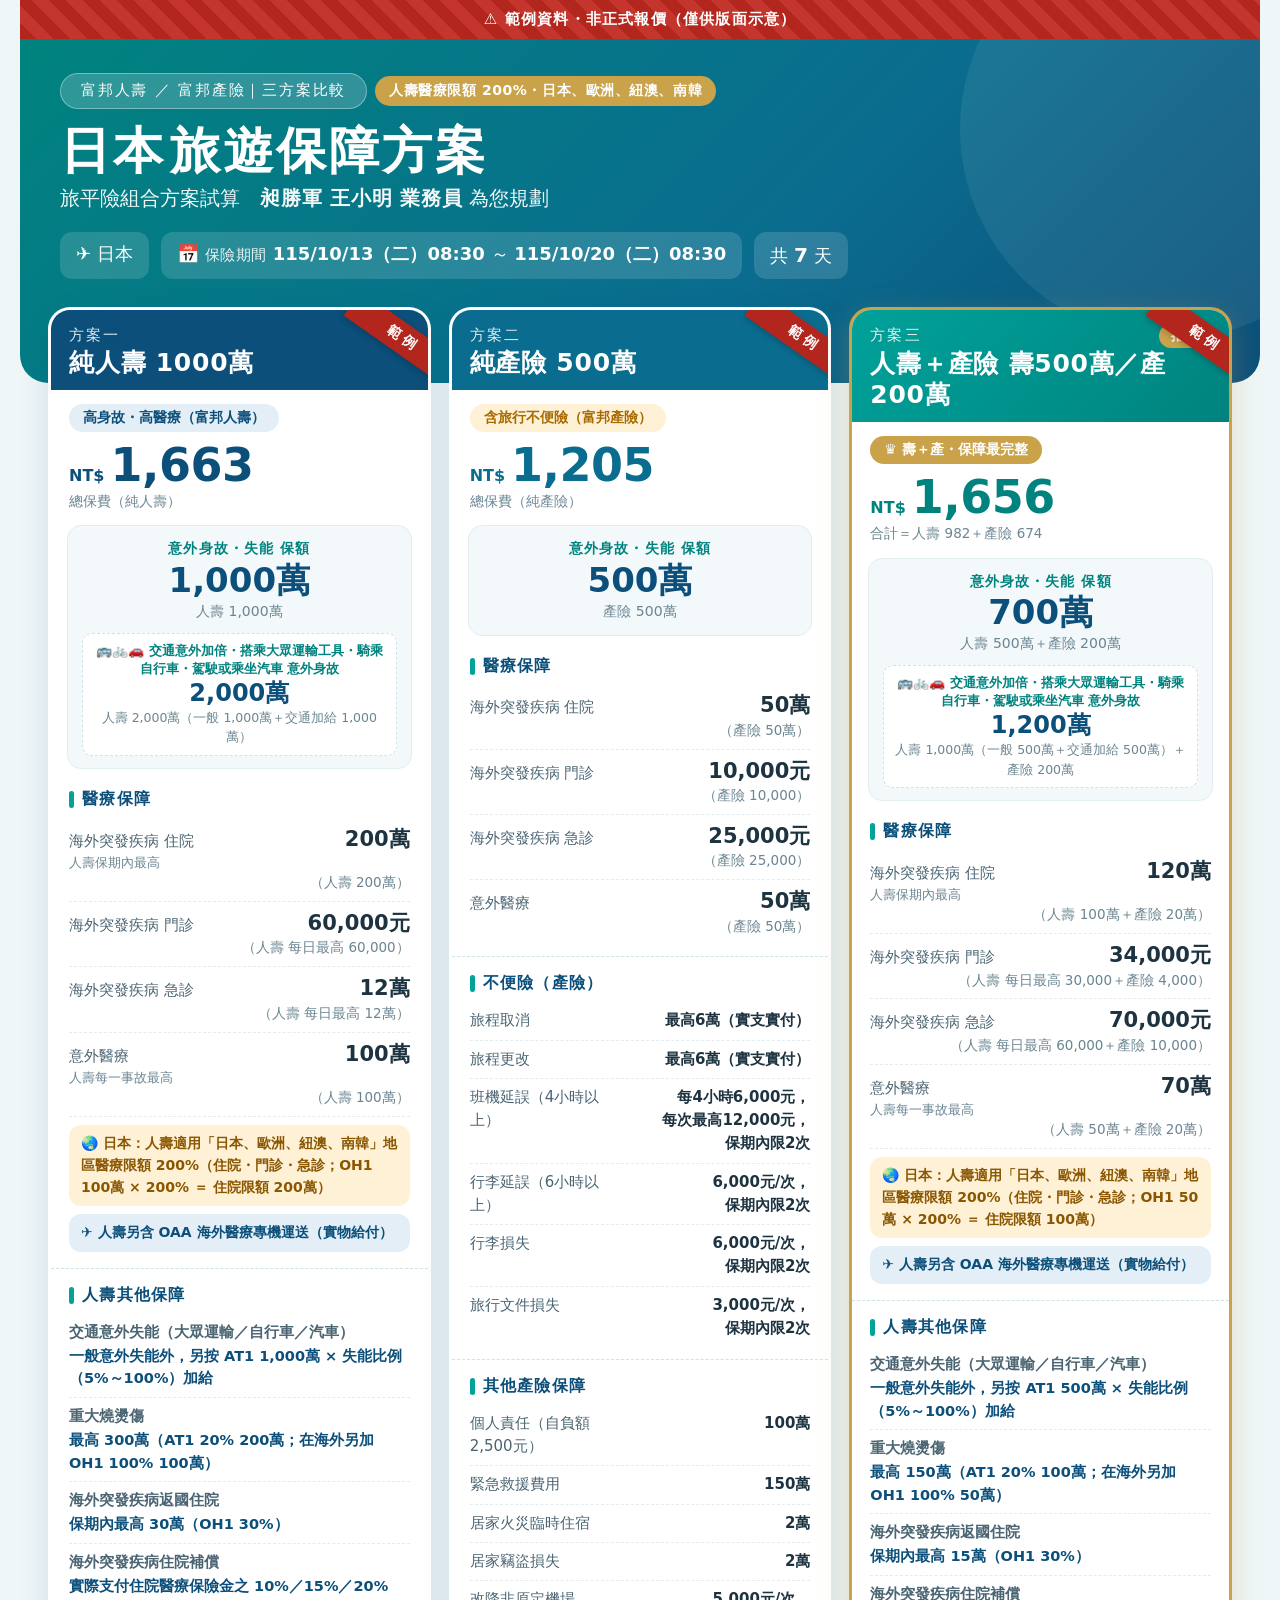
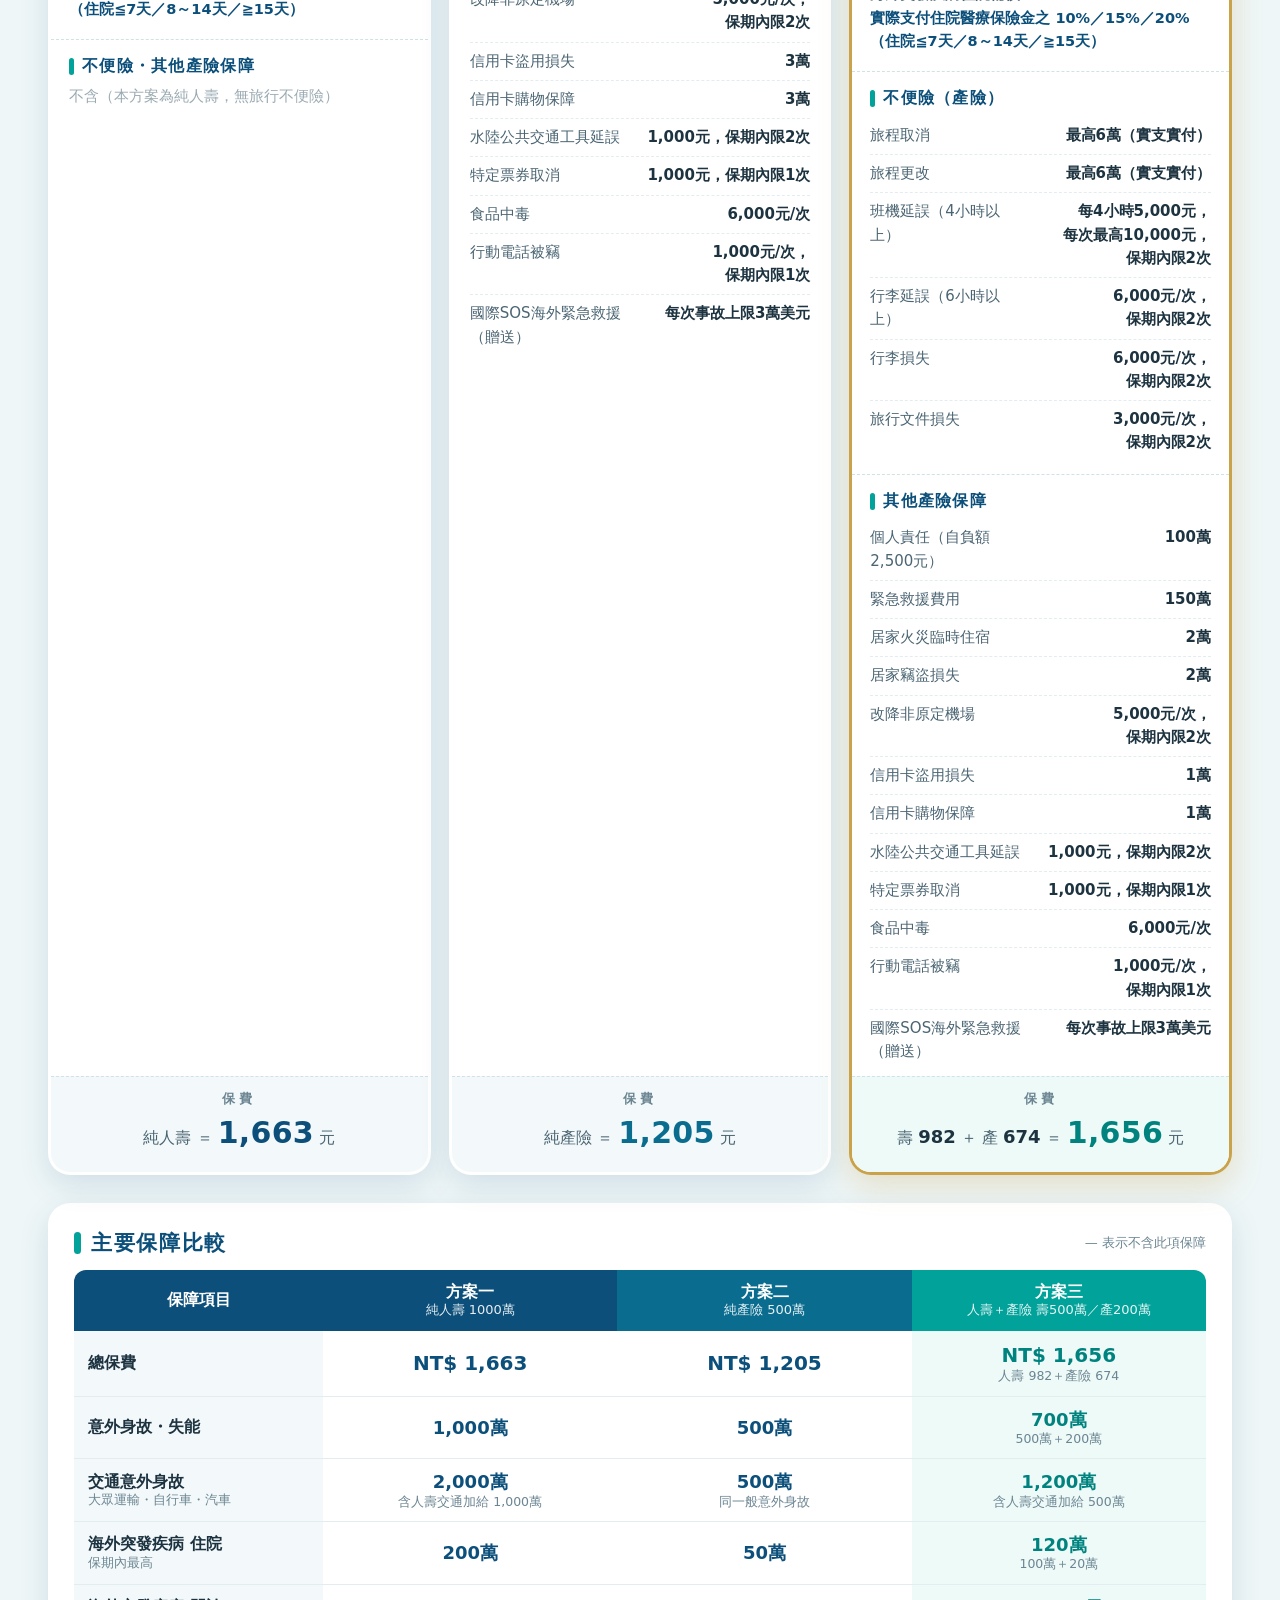
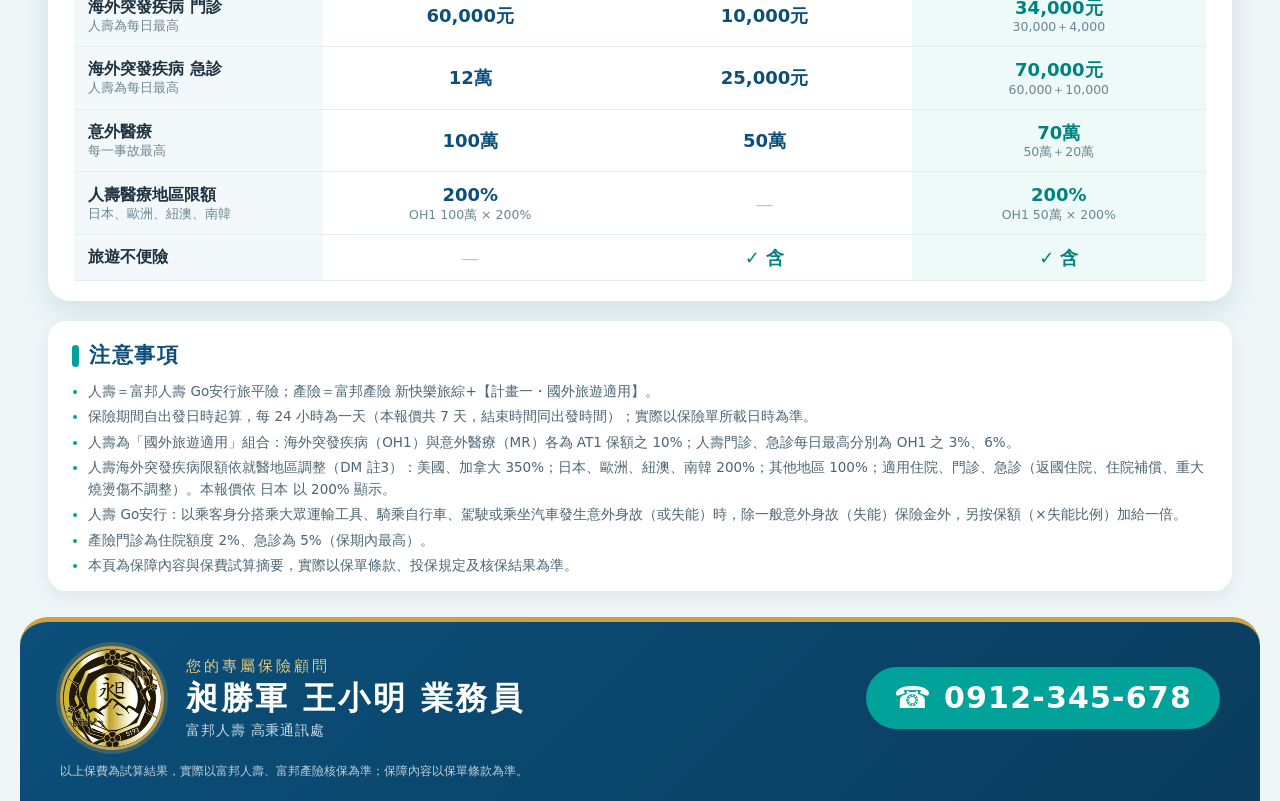
<file: index.html>
<!doctype html>
<html lang="zh-Hant-TW">
<head>
<meta charset="utf-8">
<meta name="viewport" content="width=device-width, initial-scale=1, viewport-fit=cover">
<meta name="robots" content="noindex, nofollow">
<meta http-equiv="Cache-Control" content="no-cache, no-store, must-revalidate">
<meta http-equiv="Pragma" content="no-cache">
<meta http-equiv="Expires" content="0">
<meta name="format-detection" content="telephone=no">
<meta name="theme-color" content="#0a6d8f">
<title>旅平險 三方案報價｜昶勝軍</title>
<link rel="icon" type="image/png" href="img/favicon.png?v=20261009fr11">
<link rel="apple-touch-icon" href="img/apple-touch-icon.png?v=20261009fr11">
<link rel="stylesheet" href="css/style.css?v=20261009fr11">
</head>
<body>
<div id="app" class="app" aria-live="polite">
  <div class="loading">報價載入中…</div>
</div>
<noscript><p class="noscript">請開啟 JavaScript 以檢視報價內容。</p></noscript>
<script src="js/vendor/pako.min.js?v=20261009fr11"></script>
<script src="js/common.js?v=20261009fr11"></script>
<script src="js/sample-data.js?v=20261009fr11"></script>
<script src="js/view.js?v=20261009fr11"></script>
</body>
</html>
</file>
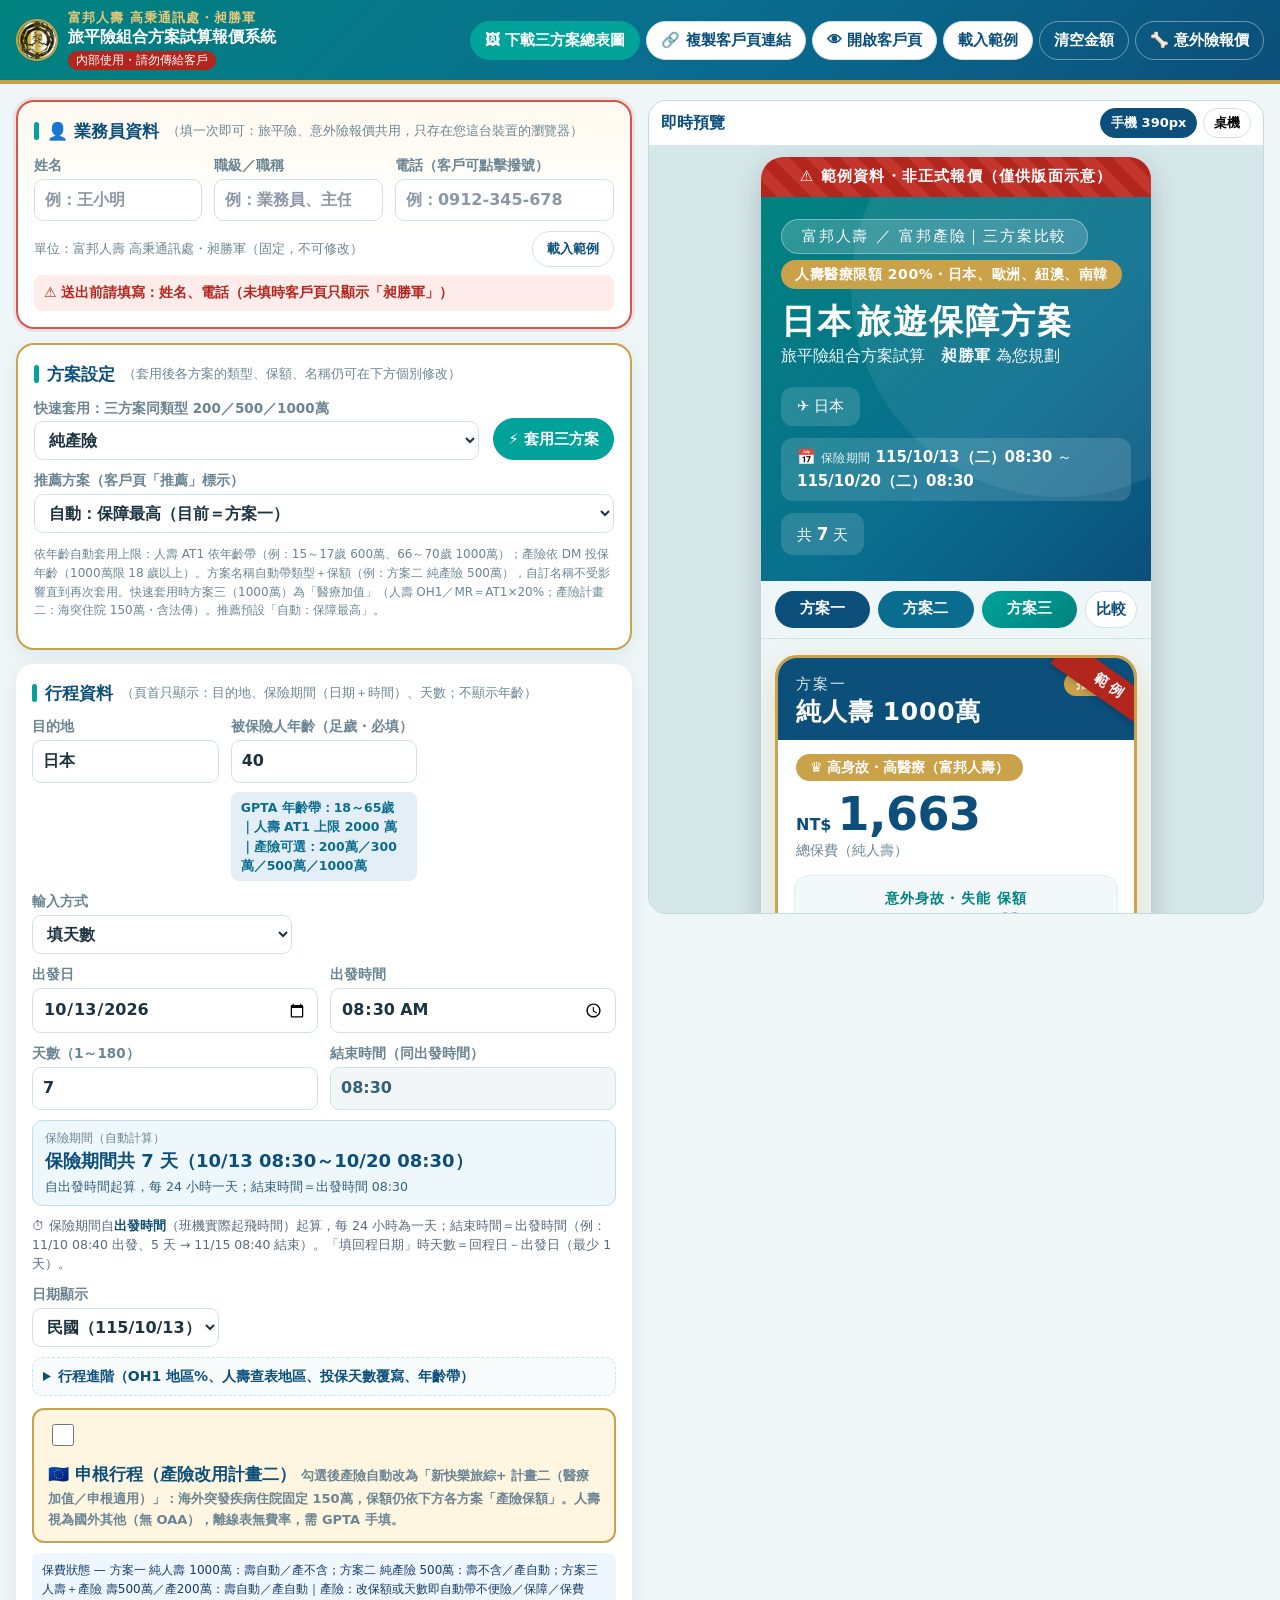
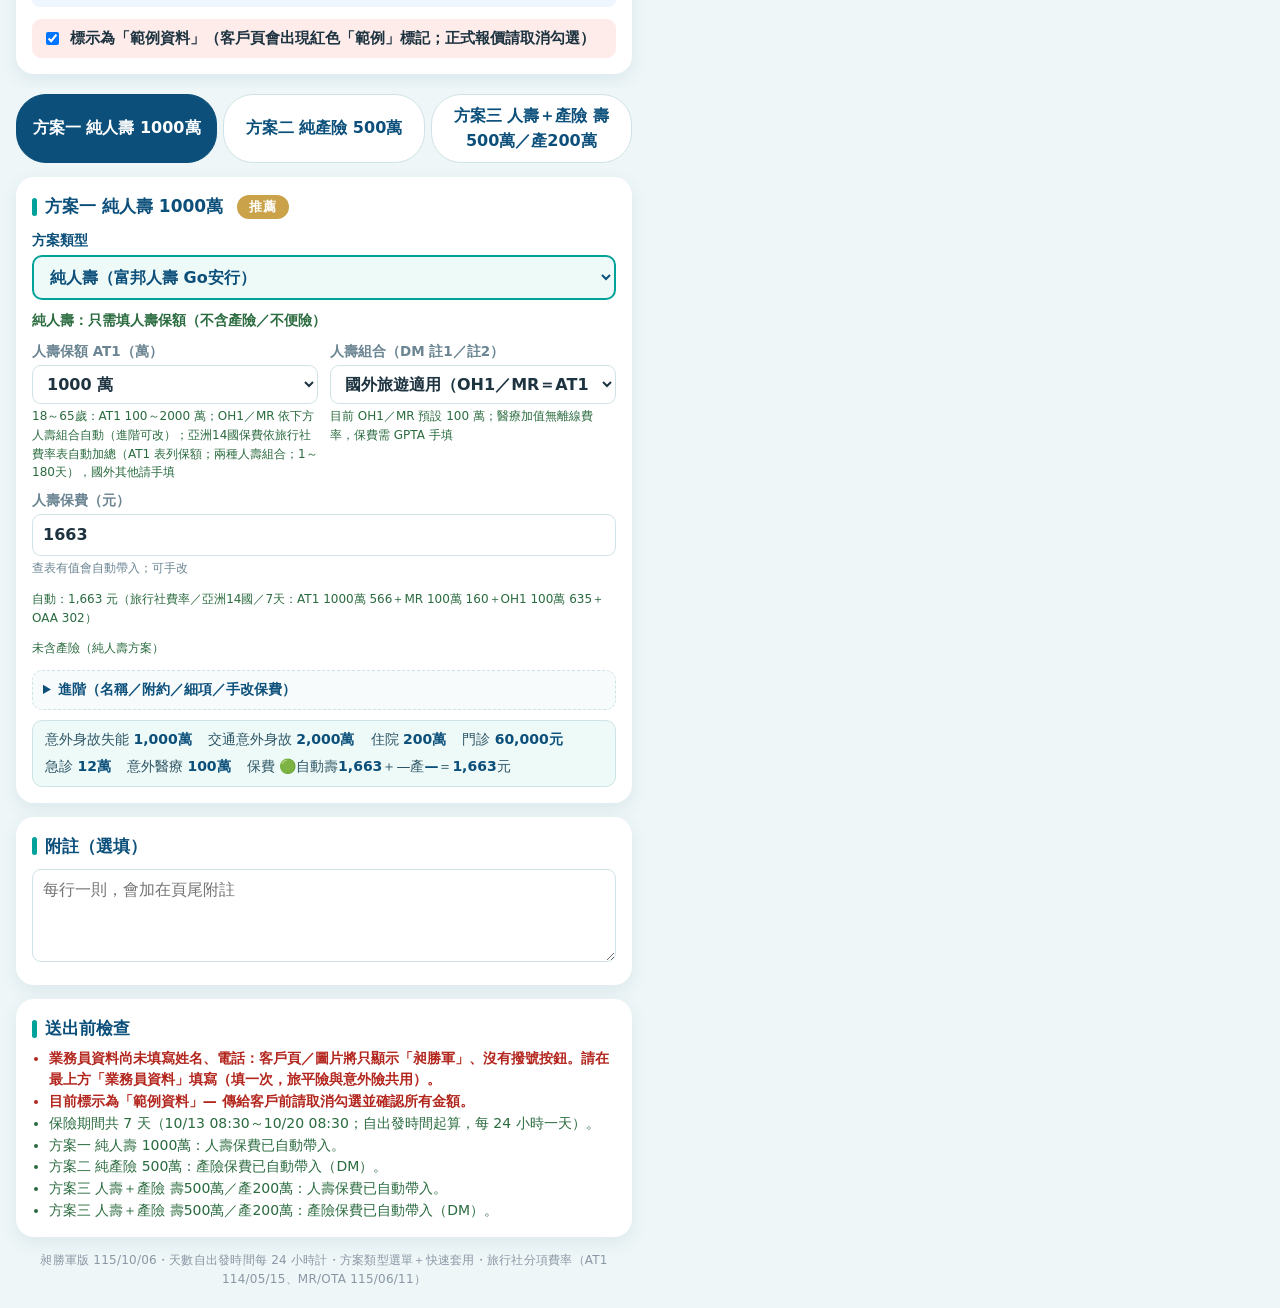
<file: editor.html>
<!doctype html>
<html lang="zh-Hant-TW">
<head>
<meta charset="utf-8">
<meta name="viewport" content="width=device-width, initial-scale=1">
<meta name="theme-color" content="#0a6d8f">
<meta name="robots" content="noindex, nofollow">
<meta http-equiv="Cache-Control" content="no-cache, no-store, must-revalidate">
<meta http-equiv="Pragma" content="no-cache">
<meta http-equiv="Expires" content="0">
<title>旅平險組合方案試算報價系統｜昶勝軍</title>
<link rel="icon" type="image/png" href="img/favicon.png?v=20261009fr11">
<link rel="apple-touch-icon" href="img/apple-touch-icon.png?v=20261009fr11">
<link rel="stylesheet" href="css/style.css?v=20261009fr11">
<link rel="stylesheet" href="css/editor.css?v=20261009fr11">
</head>
<body class="editor-body">
<header class="ed-top">
  <div class="ed-brand"><img class="ed-logo" src="img/logo.png?v=20261009fr11" alt="昶勝軍" width="42" height="42"><span class="ed-brand-text"><span class="ed-slogan">富邦人壽 高秉通訊處・昶勝軍</span><span class="ed-title"><b>旅平險組合方案試算報價系統</b><span class="ed-internal">內部使用・請勿傳給客戶</span></span></span></div>
  <div class="ed-actions">
    <button type="button" class="btn btn-gold" id="btnSummaryPng">🖼 下載三方案總表圖</button>
    <button type="button" class="btn" id="btnCopyLink" title="把客戶頁網址（報價資料全在網址內）複製下來貼到 LINE">🔗 複製客戶頁連結</button>
    <button type="button" class="btn" id="btnOpenClient">👁 開啟客戶頁</button>
    <button type="button" class="btn" id="btnSample">載入範例</button>
    <button type="button" class="btn btn-ghost" id="btnClear">清空金額</button>
    <a class="btn btn-ghost" id="lnkAccident" href="https://s193yt.github.io/accident-quote/" title="意外險保障試算報價系統（昶勝軍版）">🦴 意外險報價</a>
  </div>
</header>


<div class="ed-layout">
  <form class="ed-form" id="form" autocomplete="off" onsubmit="return false">
    <section class="ed-card agent-card" id="agentCard">
      <h2>👤 業務員資料 <small>（填一次即可：旅平險、意外險報價共用，只存在您這台裝置的瀏覽器）</small></h2>
      <div class="grid agent-grid">
        <label>姓名<input type="text" id="agentName" maxlength="20" placeholder="例：王小明" autocomplete="off"></label>
        <label>職級／職稱<input type="text" id="agentTitle" maxlength="20" list="agentTitleList" placeholder="例：業務員、主任" autocomplete="off"></label>
        <label>電話（客戶可點擊撥號）<input type="tel" id="agentPhone" maxlength="24" placeholder="例：0912-345-678" autocomplete="off"></label>
      </div>
      <datalist id="agentTitleList"></datalist>
      <div class="agent-foot"><span class="agent-unit">單位：富邦人壽 高秉通訊處・昶勝軍（固定，不可修改）</span><button type="button" class="btn btn-sm" id="agentSample">載入範例</button></div>
      <p class="agent-status" id="agentStatus" role="status"></p>
    </section>
    <section class="ed-card quick-card" id="quickCard">
      <h2>方案設定 <small>（套用後各方案的類型、保額、名稱仍可在下方個別修改）</small></h2>
      <div class="quick-row">
        <label>快速套用：三方案同類型 200／500／1000萬
          <select id="quickKind">
            <option value="prop">純產險</option>
            <option value="life">純人壽（AT1）</option>
            <option value="both">人壽＋產險（壽、產各同檔）</option>
          </select>
        </label>
        <button type="button" class="btn btn-gold" id="btnQuickApply">⚡ 套用三方案</button>
        <label>推薦方案（客戶頁「推薦」標示）
          <select id="recoSel">
            <option value="auto">自動：保障最高</option>
            <option value="">無</option>
            <option value="0">方案一</option>
            <option value="1">方案二</option>
            <option value="2">方案三</option>
          </select>
        </label>
      </div>
      <p class="hint">依年齡自動套用上限：人壽 AT1 依年齡帶（例：15～17歲 600萬、66～70歲 1000萬）；產險依 DM 投保年齡（1000萬限 18 歲以上）。方案名稱自動帶類型＋保額（例：方案二 純產險 500萬），自訂名稱不受影響直到再次套用。快速套用時方案三（1000萬）為「醫療加值」（人壽 OH1／MR＝AT1×20%；產險計畫二：海突住院 150萬・含法傳）。推薦預設「自動：保障最高」。</p>
    </section>

    <section class="ed-card">
      <h2>行程資料 <small>（頁首只顯示：目的地、保險期間（日期＋時間）、天數；不顯示年齡）</small></h2>
      <div class="grid g2">
        <label>目的地<input type="text" data-k="destination" placeholder="例：日本／法國（申根）" aria-describedby="destWarn"><span class="dest-warn" id="destWarn" role="alert" hidden></span></label>
        <label>被保險人年齡（足歲・必填）<input type="number" min="0" max="100" step="1" data-k="age" inputmode="numeric" placeholder="例：35（不會顯示在客戶頁）" aria-describedby="ageWarn ageHint"><span class="dest-warn" id="ageWarn" role="alert" hidden></span><span class="hint" id="ageHint"></span></label>
        <div class="date-row">
          <label class="mode-sel">輸入方式<select data-k="dateMode"><option value="days">填天數</option><option value="range">填回程日期</option></select></label>
          <label>出發日<input type="date" data-k="startDate"></label>
          <label>出發時間<input type="time" step="60" data-k="startTime" aria-describedby="periodHint"></label>
          <label class="m-days">天數（1～180）<input type="number" min="1" max="180" step="1" inputmode="numeric" data-k="tripDays" placeholder="例：5"></label>
          <label class="m-range">回程日<input type="date" data-k="endDate"></label>
          <label>結束時間（同出發時間）<input type="text" id="endTimeRO" readonly tabindex="-1" placeholder="同出發時間"></label>
          <div class="days-auto" id="daysAuto" aria-live="polite"><span class="days-auto-lbl">保險期間（自動計算）</span><span class="days-auto-val" id="daysAutoVal"></span><span class="days-auto-sub" id="daysAutoSub"></span></div>
          <p class="period-hint" id="periodHint">⏱ 保險期間自<b>出發時間</b>（班機實際起飛時間）起算，每 24 小時為一天；結束時間＝出發時間（例：11/10 08:40 出發、5 天 → 11/15 08:40 結束）。「填回程日期」時天數＝回程日－出發日（最少 1 天）。</p>
          <span class="dest-warn" id="dateWarn" role="alert" hidden></span>
        </div>
        <label>日期顯示
          <select data-k="dateFormat"><option value="roc">民國（115/10/13）</option><option value="ad">西元（2026/10/13）</option></select>
        </label>
      </div>
      <details class="prop-advanced" style="margin-top:10px">
        <summary>行程進階（OH1 地區%、人壽查表地區、投保天數覆寫、年齡帶）</summary>
        <div class="grid g2" style="margin-top:8px">
          <label>人壽 OH1 地區限額調整
            <select data-k="lifeRegionPct"></select>
            <span class="hint" id="regionHint"></span>
          </label>
          <label>人壽費率類型
            <select data-k="lifeRateType">
              <option value="agency">旅行社／快易保費率</option>
            </select>
          </label>
          <label>人壽旅遊地區（查表用）
            <select data-k="lifeRegion">
              <option value="asia14">國外亞洲14國（可附 OAA）</option>
              <option value="other">國外其他</option>
            </select>
            <span class="hint">申根勾選時會自動改為「國外其他」</span>
          </label>
          <label>投保天數覆寫（選填）
            <input type="number" min="1" max="365" step="1" data-k="daysOverride" inputmode="numeric" placeholder="空白＝依上方天數／日期">
            <span class="hint">一般不需填：天數依上方輸入計算。僅在公司系統試算天數不同時手動指定</span>
          </label>
          <label>年齡區間（依上方年齡自動・客戶頁不顯示）
            <select data-k="ageBand" disabled>
              <option value="18-65">18足歲～65歲</option>
              <option value="15-17">15足歲～17歲</option>
              <option value="66-70">66～70歲</option>
              <option value="71-75">71～75歲</option>
              <option value="76-80">76～80歲</option>
              <option value="81-100">81～100歲</option>
              <option value="under15">未滿15足歲</option>
            </select>
          </label>
        </div>
      </details>
      <label class="schengen-toggle">
        <input type="checkbox" data-k="schengen">
        <span>
          <span class="st-title">🇪🇺 申根行程（產險改用計畫二）</span>
          <span class="st-desc">勾選後產險自動改為「新快樂旅綜+ 計畫二（醫療加值／申根適用）」：海外突發疾病住院固定 <b>150萬</b>，保額仍依下方各方案「產險保額」。人壽視為國外其他（無 OAA），離線表無費率，需 GPTA 手填。</span>
          <span class="hint auto" id="schengenAutoHint" hidden>已依目的地自動勾選申根</span>
        </span>
      </label>
      <p class="hint" id="autoPremiumBanner" style="margin:10px 0 0;padding:8px 10px;background:#eef6ff;border-radius:8px;color:#173c66"></p>
      <label class="check sample-check"><input type="checkbox" data-k="sample"> 標示為「範例資料」（客戶頁會出現紅色「範例」標記；正式報價請取消勾選）</label>
    </section>

    <div class="plan-tabs" id="planTabs"></div>
    <div id="planForms"></div>

    <section class="ed-card">
      <h2>附註（選填）</h2>
      <textarea data-k="extraNotesText" rows="3" placeholder="每行一則，會加在頁尾附註"></textarea>
    </section>

    <section class="ed-card checks" id="checks"></section>
  <p class="build-ver" id="buildVersion">昶勝軍版 115/10/06・天數自出發時間每 24 小時計・方案類型選單＋快速套用・旅行社分項費率（AT1 114/05/15、MR/OTA 115/06/11）</p>
  </form>

  <aside class="ed-preview">
    <div class="pv-bar">
      <span>即時預覽</span>
      <div class="pv-toggle">
        <button type="button" class="on" data-w="390">手機 390px</button>
        <button type="button" data-w="full">桌機</button>
      </div>
    </div>
    <div class="pv-scroll"><div class="pv-frame" id="pvFrame"><div class="app" id="preview"></div></div></div>
  </aside>
</div>

<script src="js/vendor/pako.min.js?v=20261009fr11"></script>
<script src="js/vendor/html2canvas.min.js?v=20261009fr11"></script>
<script src="js/agent-profile.js?v=20261009fr11"></script>
<script src="js/common.js?v=20261009fr11"></script>
<script src="js/sample-data.js?v=20261009fr11"></script>
<script src="js/presets.js?v=20261009fr11"></script>
<script src="js/life-component-rates.js?v=20261009fr11"></script>
<script src="js/life-rates.js?v=20261009fr11"></script>
<script src="js/summary-export.js?v=20261009fr11"></script>
<script src="js/editor.js?v=20261009fr11"></script>
</body>
</html>
</file>
<file: css/style.css>
/* 旅平險 三方案報價 — 115/10/06 美編：同昶勝軍 DM（青綠→深藍漸層、白色圓角卡、金色推薦框） */
:root {
  --navy: #0b4f7a;        /* DM 深藍（方案一、標題字） */
  --navy-2: #0a6d8f;      /* DM 湖藍（方案二） */
  --navy-3: #0a3d5e;      /* 頁尾漸層深端 */
  --teal: #00a29a;        /* DM 青綠（方案三、強調、電話膠囊） */
  --teal-d: #00837f;
  --gold: #c9a24a;        /* DM 金（推薦框、頁尾金線、logo 金框） */
  --gold-2: #e6c97a;
  --gold-soft: #fff6e2;
  --amber-bg: #fff1d6; --amber: #a86a00;
  --blue-bg: #e3eef6;
  --navy-soft: #e3eef6;
  --tint: #f3f9fa;        /* 表格首欄、身故框 */
  --tint-teal: #eefaf8;   /* 推薦欄底色 */
  --ink: #1d3340;
  --ink-2: #4b6573;
  --muted: #6b8592;
  --line: #e3edf0;
  --dash: #cfe3e6;
  --bg: #eef6f7;
  --card: #ffffff;
  --danger: #b3261e;
  --radius: 22px;
  --shadow: 0 10px 30px rgba(11,79,122,.13);
  --font: "Noto Sans CJK TC", "Noto Sans TC", "PingFang TC", "Heiti TC", "Microsoft JhengHei", system-ui, sans-serif;
}
* { box-sizing: border-box; }
html { -webkit-text-size-adjust: 100%; text-size-adjust: 100%; }
body {
  margin: 0; background: var(--bg); color: var(--ink);
  font-family: var(--font); font-size: 17px; line-height: 1.55;
  -webkit-font-smoothing: antialiased;
}
.app { max-width: 1240px; margin: 0 auto; padding-bottom: env(safe-area-inset-bottom); background: var(--bg); }
.loading, .noscript { padding: 48px 20px; text-align: center; color: var(--muted); }

/* 範例標示 */
.sample-banner {
  position: sticky; top: 0; z-index: 20;
  background: repeating-linear-gradient(45deg, #b3261e, #b3261e 12px, #c4362d 12px, #c4362d 24px);
  color: #fff; text-align: center; font-weight: 700; letter-spacing: .08em;
  padding: 8px 12px; font-size: 15px;
}
.card-sample {
  position: absolute; top: 14px; right: -38px; transform: rotate(35deg);
  background: var(--danger); color: #fff; font-weight: 800; font-size: 14px; letter-spacing: .3em;
  padding: 4px 44px; z-index: 2; box-shadow: 0 2px 6px rgba(0,0,0,.2);
}

/* ===== 頁首（DM hero：漸層＋右上圓形光暈＋標籤膠囊＋大標＋行程膠囊） ===== */
.hero {
  background: linear-gradient(135deg, var(--teal-d) 0%, var(--navy-2) 60%, var(--navy) 100%);
  color: #fff; padding: 22px 20px 26px; position: relative; overflow: hidden;
}
.hero::after {
  content: ""; position: absolute; right: -90px; top: -90px; width: 260px; height: 260px;
  border-radius: 50%; background: rgba(255,255,255,.07); pointer-events: none;
}
.hero > * { position: relative; z-index: 1; }
.hero-tags { display: flex; flex-wrap: wrap; gap: 6px 8px; align-items: center; }
.hero-tag {
  display: inline-block; background: rgba(255,255,255,.18); border: 1px solid rgba(255,255,255,.35);
  border-radius: 40px; padding: 3px 14px; font-size: 13.5px; letter-spacing: .12em;
}
.hero-badge, .hero-schengen {
  display: inline-block; padding: 3px 12px; border-radius: 40px; font-size: 12.5px; font-weight: 700;
  background: #fff; color: var(--navy); letter-spacing: .04em;
}
.hero-badge.gold, .hero-region { background: var(--gold); color: #fff; }
.hero-title {
  margin: 10px 0 2px; font-size: 34px; line-height: 1.2; font-weight: 700; letter-spacing: .06em;
  display: flex; flex-wrap: wrap; gap: 0 4px; align-items: baseline;
}
.hero-title .ttl { white-space: nowrap; }
.hero-sub { font-size: 16px; opacity: .95; }
.hero-sub b { font-weight: 700; letter-spacing: .04em; }
.hero-trip { display: flex; flex-wrap: wrap; gap: 8px; margin-top: 14px; font-size: 15px; }
.hero-trip span { background: rgba(255,255,255,.14); border-radius: 10px; padding: 5px 12px; }
.hero-trip b { font-weight: 700; font-size: 1.12em; }

/* 方案導覽（手機） */
.plan-nav {
  position: sticky; top: 0; z-index: 10; display: flex; gap: 8px; padding: 10px 14px;
  background: rgba(238,246,247,.95); backdrop-filter: blur(6px); -webkit-backdrop-filter: blur(6px);
  border-bottom: 1px solid var(--dash); overflow-x: auto;
}
.sample-banner ~ .plan-nav { top: 39px; }
.plan-nav a {
  flex: 1 0 auto; text-align: center; text-decoration: none; color: #fff; white-space: nowrap;
  background: var(--navy); border-radius: 999px; padding: 6px 14px; font-weight: 700; font-size: 15px;
}
.plan-nav a.pc2 { background: var(--navy-2); }
.plan-nav a.pc3 { background: linear-gradient(135deg, var(--teal), var(--teal-d)); }
.plan-nav a.nav-cmp { background: #fff; color: var(--navy); border: 1px solid var(--dash); flex-grow: 0; }
.plan-nav a:active { filter: brightness(.9); }

/* ===== 方案卡片（DM opt） ===== */
.plans { display: grid; grid-template-columns: 1fr; gap: 18px; padding: 16px 14px 8px; }
.plan-card {
  position: relative; overflow: hidden; background: var(--card); border-radius: var(--radius);
  border: 3px solid transparent; box-shadow: var(--shadow);
  display: flex; flex-direction: column; scroll-margin-top: 64px;
  --pc: var(--navy); --pc-bg: var(--blue-bg);
}
.plan-card.pc2 { --pc: var(--navy-2); --pc-bg: var(--amber-bg); }
.plan-card.pc3 { --pc: var(--teal-d); --pc-bg: #dff4f1; }
.plan-card.is-reco { border-color: var(--gold); box-shadow: 0 10px 30px rgba(201,162,74,.28); }
.plan-head { background: var(--pc); color: #fff; padding: 14px 18px 12px; }
.plan-card.pc3 .plan-head { background: linear-gradient(135deg, var(--teal), var(--teal-d)); }
.plan-title { display: flex; align-items: center; gap: 10px; }
.plan-no { font-size: 15px; opacity: .88; letter-spacing: .14em; }
.plan-nm { font-size: 25px; font-weight: 700; line-height: 1.25; letter-spacing: .03em; }
.plan-title:only-child .plan-no { font-size: 24px; font-weight: 700; opacity: 1; }
.reco-badge { margin-left: auto; background: var(--gold); color: #fff; font-size: 13px; font-weight: 700; padding: 2px 12px; border-radius: 999px; letter-spacing: .08em; }
.plan-tagline {
  align-self: flex-start; margin: 14px 18px 0; padding: 3px 14px; border-radius: 30px;
  font-size: 14px; font-weight: 700; background: var(--blue-bg); color: var(--navy);
}
.plan-card.pc2 .plan-tagline { background: var(--amber-bg); color: var(--amber); }
.plan-card.pc3 .plan-tagline { background: #dff4f1; color: var(--teal-d); }
.plan-card.is-reco .plan-tagline { background: var(--gold); color: #fff; }

/* 大字保費（DM price） */
.price-box { margin: 8px 18px 2px; }
.price { color: var(--pc); font-weight: 700; display: flex; align-items: baseline; gap: 6px; }
.price .c { font-size: 16px; }
.price .n { font-size: 46px; line-height: 1.1; letter-spacing: -.5px; }
.price.miss { font-size: 20px; color: var(--amber); padding: 6px 0; }
.price-sub { font-size: 13.5px; color: var(--muted); }

/* 身故框 */
.death-box { margin: 12px 16px 4px; padding: 12px 14px; border-radius: 14px; background: var(--tint); border: 1px solid var(--line); text-align: center; }
.death-label { color: var(--teal-d); font-size: 14px; font-weight: 700; letter-spacing: .08em; }
.death-val { font-size: 34px; font-weight: 700; color: var(--navy); line-height: 1.2; }
.death-br { color: var(--muted); font-size: 14px; }
.death-box.child .death-val { font-size: 28px; }

.transport-box { margin-top: 10px; padding: 8px 10px; border-radius: 10px; background: #fff; border: 1px dashed var(--dash); }
.tr-label { font-size: 13px; color: var(--teal-d); font-weight: 700; line-height: 1.4; }
.tr-val { font-size: 24px; font-weight: 700; color: var(--navy); line-height: 1.25; }
.tr-br { font-size: 12.5px; color: var(--muted); }

/* 區塊標題（DM sec-title：青綠圓角直條） */
.sec-title {
  margin: 0 0 6px; font-size: 16px; font-weight: 700; color: var(--navy); letter-spacing: .08em;
  display: flex; align-items: center; gap: 8px;
}
.sec-title::before { content: ""; flex: none; width: 5px; height: 17px; border-radius: 3px; background: var(--teal); }
.sec-title.big { font-size: 21px; gap: 10px; }
.sec-title.big::before { width: 7px; height: 22px; border-radius: 4px; }
.sec-title small { margin-left: auto; font-size: 13px; color: var(--muted); font-weight: 400; letter-spacing: 0; }

.cov, .inconv, .others, .life-extra { padding: 14px 18px 6px; }
.inconv, .others, .life-extra { border-top: 1px dashed var(--dash); margin-top: 6px; }

.cov-row { display: grid; grid-template-columns: 1fr auto; align-items: baseline; column-gap: 10px; padding: 8px 0; border-bottom: 1px dashed var(--line); }
.cov-row:last-of-type { border-bottom: 0; }
.cov-label { font-size: 15.5px; color: var(--ink-2); font-weight: 500; }
.cov-sub { display: block; font-size: 12.5px; color: var(--muted); font-weight: 400; }
.cov-val { text-align: right; white-space: nowrap; }
.cov-val strong { font-size: 21px; color: var(--ink); line-height: 1.25; }
.cov-br { grid-column: 1 / -1; text-align: right; font-size: 13.5px; color: var(--muted); }
.oaa-chip { margin: 8px 0 4px; padding: 8px 12px; border-radius: 12px; background: var(--blue-bg); color: var(--navy); font-size: 14px; font-weight: 600; }
.region-chip { margin: 8px 0 4px; padding: 8px 12px; border-radius: 12px; background: var(--amber-bg); color: #8a5600; font-size: 14px; font-weight: 600; }

.items { list-style: none; margin: 0; padding: 0; }
.items li { display: flex; justify-content: space-between; align-items: baseline; gap: 12px; padding: 7px 0; border-bottom: 1px dashed var(--line); }
.items li:last-child { border-bottom: 0; }
.it-name { font-size: 15.5px; color: var(--ink-2); flex: 0 1 46%; }
.it-amt { font-size: 15.5px; font-weight: 700; color: var(--ink); text-align: right; flex: 1 1 54%; }
.it-amt .nw { white-space: nowrap; }
.empty { color: #9aaab2; font-size: 15px; margin: 4px 0; }

.extra-list { list-style: none; margin: 0; padding: 0; }
.extra-list li { padding: 7px 0; border-bottom: 1px dashed var(--line); display: flex; flex-direction: column; gap: 1px; }
.extra-list li:last-child { border-bottom: 0; }
.extra-list b { font-size: 15px; color: var(--ink-2); font-weight: 600; }
.extra-list span { font-size: 14.5px; color: var(--navy); font-weight: 700; }

/* 卡片底部保費算式 */
.premium { margin-top: auto; padding: 12px 18px 16px; background: var(--tint); border-top: 1px dashed var(--dash); text-align: center; }
.plan-card.is-reco .premium { background: var(--tint-teal); }
.prem-label { font-size: 13px; color: var(--muted); font-weight: 700; letter-spacing: .3em; }
.prem-formula { font-size: 16px; color: var(--ink-2); }
.prem-formula b { font-size: 18px; color: var(--ink); }
.prem-total { font-size: 30px; font-weight: 700; color: var(--pc, var(--navy)); letter-spacing: .01em; }

/* ===== 主要保障比較（DM 表格） ===== */
.cmp-card { margin: 16px 14px 0; background: #fff; border-radius: var(--radius); box-shadow: var(--shadow); padding: 18px 14px 14px; scroll-margin-top: 64px; }
.cmp-scroll { overflow-x: auto; -webkit-overflow-scrolling: touch; margin-top: 10px; }
table.cmp { width: 100%; min-width: 340px; table-layout: fixed; border-collapse: separate; border-spacing: 0; }
.cmp th { font-size: 14px; color: #fff; padding: 9px 4px; font-weight: 700; line-height: 1.3; background: var(--navy); }
.cmp th.k { width: 28%; border-top-left-radius: 12px; }
.cmp th.pc2 { background: var(--navy-2); }
.cmp th.pc3 { background: var(--teal); }
.cmp th:last-child { border-top-right-radius: 12px; }
.cmp th small { display: block; font-size: 11.5px; font-weight: 400; opacity: .9; }
.cmp td { text-align: center; padding: 9px 4px; font-size: 15px; font-weight: 700; color: var(--navy); border-bottom: 1px solid var(--line); line-height: 1.3; word-break: break-word; }
.cmp td.k { text-align: left; padding-left: 10px; font-size: 14px; color: var(--ink); background: var(--tint); }
.cmp td.reco { background: var(--tint-teal); color: var(--teal-d); }
.cmp td small { display: block; font-size: 11px; font-weight: 400; color: var(--muted); }
.cmp td.na { color: #b8c6cc; font-weight: 400; }
.cmp td.yes { color: var(--teal-d); }
.cmp td.miss { font-size: 12.5px; color: var(--amber); }
.cmp td.txt { font-size: 12.5px; }
.cmp tr.prem td:not(.k) { font-size: 16.5px; }
.cmp-more { margin: 8px 0 0; font-size: 12.5px; color: var(--muted); text-align: right; }

/* 注意事項 */
.notes-wrap { margin: 16px 14px 0; background: #fff; border-radius: 18px; padding: 16px 16px 10px; box-shadow: 0 6px 18px rgba(11,79,122,.08); }
.notes { margin: 8px 0 0; padding-left: 1.2em; color: var(--ink-2); font-size: 13.5px; line-height: 1.65; }
.notes li { margin: 3px 0; }
.notes li::marker { color: var(--teal); }

/* ===== 頁尾簽名（DM foot：深藍漸層＋金線＋金框圓 logo＋青綠電話膠囊） ===== */
.site-footer {
  margin: 22px 0 0; padding: 20px 18px 18px;
  background: linear-gradient(135deg, var(--navy), var(--navy-3)); color: #fff; border-top: 5px solid var(--gold);
}
.sig-wrap { display: flex; align-items: center; flex-wrap: wrap; gap: 12px 16px; }
.sig-logo {
  width: 76px; height: 76px; border-radius: 50%; object-fit: cover; flex: none;
  border: 3px solid var(--gold); box-shadow: 0 0 0 4px rgba(201,162,74,.25);
}
.sig-text { min-width: 0; flex: 1 1 160px; }
.sig-kicker { font-size: 13px; color: var(--gold-2); letter-spacing: .2em; }
.sig-name { font-size: 24px; font-weight: 700; letter-spacing: .08em; line-height: 1.3; }
.sig-unit { font-size: 13px; color: #c9dbe6; letter-spacing: .06em; }
.sig-phone {
  display: inline-flex; align-items: center; justify-content: center; gap: 6px; flex: 1 1 100%;
  padding: 8px 22px; border-radius: 40px; background: var(--teal); color: #fff;
  font-weight: 700; font-size: 22px; text-decoration: none; letter-spacing: .04em;
}
.sig-disc { margin-top: 12px; font-size: 12px; opacity: .75; }

.error-box { margin: 40px 16px; padding: 24px; background: #fff; border-radius: var(--radius); border: 1px solid #f1c9c6; text-align: center; }
.error-box h2 { color: var(--danger); margin-top: 0; }

/* 舊版類別（保留相容） */
.brand-bar { display: none; }

/* ===== 平板／桌機：三欄並排，卡片疊在頁首漸層上（同 DM） ===== */
@media (min-width: 760px) {
  .hero { padding: 34px 40px 104px; border-radius: 0 0 28px 28px; }
  .hero::after { right: -120px; top: -120px; width: 420px; height: 420px; }
  .hero-tag { font-size: 15px; padding: 5px 20px; }
  .hero-badge, .hero-schengen { font-size: 14px; padding: 4px 14px; }
  .hero-title { font-size: 50px; margin-top: 12px; }
  .hero-sub { font-size: 20px; }
  .hero-trip { font-size: 18px; gap: 12px; margin-top: 18px; }
  .hero-trip span { padding: 8px 16px; border-radius: 12px; }
  .plan-nav { display: none; }
  .plans { grid-template-columns: repeat(auto-fit, minmax(300px, 1fr)); gap: 18px; padding: 0 28px 8px; margin-top: -76px; position: relative; z-index: 2; }
  .cmp-card { margin: 20px 28px 0; padding: 24px 26px 20px; }
  .cmp th { font-size: 16px; padding: 12px 6px; }
  .cmp th small { font-size: 13px; }
  .cmp td { font-size: 18px; padding: 11px 6px; }
  .cmp td.k { font-size: 16px; padding-left: 14px; }
  .cmp td small { font-size: 12.5px; }
  .cmp td.txt, .cmp td.miss { font-size: 14px; }
  .cmp tr.prem td:not(.k) { font-size: 20px; }
  .cmp th.k { width: 22%; }
  .notes-wrap { margin: 20px 28px 0; padding: 18px 24px 12px; }
  .site-footer { margin-top: 26px; padding: 24px 40px 20px; border-radius: 28px 28px 0 0; }
  .sig-wrap { flex-wrap: nowrap; gap: 22px; }
  .sig-logo { width: 104px; height: 104px; }
  .sig-name { font-size: 32px; }
  .sig-kicker { font-size: 15px; }
  .sig-unit { font-size: 14px; }
  .sig-phone { flex: none; margin-left: auto; font-size: 30px; padding: 8px 28px; }
}
@media (min-width: 1100px) {
  .plans { grid-template-columns: repeat(3, 1fr); }
  .it-name, .it-amt { font-size: 15px; }
  .cov-label { font-size: 15px; }
}
@media print {
  body { background: #fff; }
  .plan-nav, .sample-banner { position: static; }
  .plan-card { break-inside: avoid; box-shadow: none; }
}

/* 手機微調 */
.hero-sub .nw { white-space: nowrap; }
@media (max-width: 759px) {
  .plan-nav .nav-nm { display: none; }
  .plan-nav a { padding: 6px 10px; }
  .hero-trip { font-size: 14px; gap: 6px; }
  .hero-trip span { padding: 4px 10px; }
  .cmp td { padding: 8px 2px; }
  .cmp tr.prem td:not(.k) { font-size: 14.5px; white-space: nowrap; }
}
.pv-frame:not(.full) .plan-nav .nav-nm { display: none; }
.pv-frame:not(.full) .plan-nav a { padding: 6px 10px; }
.cmp tr.prem td.miss { font-size: 12.5px; white-space: normal; }
@media (min-width: 760px) { .cmp tr.prem td.miss { font-size: 14px; } }

/* fr3：三方案同類型 → 手機導覽列顯示保額檔次（桌機已含於名稱） */
.plan-nav .nav-tier { display: none; font-size: 13px; font-weight: 700; }
@media (max-width: 759px) { .plan-nav .nav-tier { display: inline; } }
.pv-frame:not(.full) .plan-nav .nav-tier { display: inline; }

/* fr6：保險期間（起訖日時）— 起訖各自不換行 */
.hero-trip .pd-lbl, .sum-trip .pd-lbl { font-size: .82em; opacity: .9; letter-spacing: .04em; }
.hero-trip .pd-t, .sum-trip .pd-t { font-style: normal; font-weight: 700; white-space: nowrap; }
</file>
<file: css/editor.css>
/* 編輯器（內部使用） */
.editor-body { background: #eef6f7; font-size: 16px; }
.ed-top {
  position: sticky; top: 0; z-index: 50; background: var(--navy); color: #fff;
  display: flex; flex-wrap: wrap; align-items: center; justify-content: space-between; gap: 8px 16px; padding: 10px 16px;
  border-bottom: 3px solid var(--gold);
}
.ed-brand { font-size: 18px; }
.ed-brand b { color: var(--gold-2); }
.ed-internal { margin-left: 10px; font-size: 12px; background: #b3261e; padding: 2px 8px; border-radius: 999px; vertical-align: middle; }
.ed-actions { display: flex; flex-wrap: wrap; gap: 6px; }
.btn {
  appearance: none; border: 1px solid #cfe3e6; background: #fff; color: var(--navy); font: inherit; font-size: 15px; font-weight: 700;
  padding: 7px 12px; border-radius: 10px; cursor: pointer; text-decoration: none; display: inline-flex; align-items: center; gap: 4px;
}
.btn:hover { filter: brightness(.96); }
.btn-gold { background: var(--gold); border-color: var(--gold); color: var(--navy); }
.btn-ghost { background: transparent; color: #fff; border-color: rgba(255,255,255,.4); }
.btn-sm { font-size: 13px; padding: 4px 8px; border-radius: 8px; }
.btn-danger { color: var(--danger); }


.ed-layout { display: grid; grid-template-columns: 1fr; gap: 16px; padding: 16px; max-width: 1600px; margin: 0 auto; }
   
  .ed-layout { grid-template-columns: minmax(520px, 1fr) minmax(430px, 1fr); align-items: start; }
  .ed-preview { position: sticky; top: 70px; height: calc(100vh - 86px); }
  .pv-scroll { height: calc(100% - 44px); }

.ed-card { background: #fff; border-radius: 14px; padding: 16px; margin-bottom: 14px; border: 1px solid var(--line); }
.ed-card h2 { margin: 0 0 10px; font-size: 17px; color: var(--navy); }
.ed-card h2 small { font-weight: 400; color: var(--muted); font-size: 13px; }
.ed-card h3 { margin: 16px 0 8px; font-size: 15px; color: var(--navy); border-left: 4px solid var(--gold); padding-left: 8px; }
.grid { display: grid; gap: 10px 12px; }
.g2 { grid-template-columns: repeat(auto-fit, minmax(180px, 1fr)); }
.g3 { grid-template-columns: repeat(auto-fit, minmax(150px, 1fr)); }
label { display: flex; flex-direction: column; gap: 3px; font-size: 13.5px; color: var(--muted); font-weight: 600; }
label.check { flex-direction: row; align-items: center; gap: 8px; color: var(--ink); font-size: 15px; }
input[type=text], input[type=tel], input[type=number], input[type=date], input[type=time], select, textarea {
  font: inherit; font-size: 16px; color: var(--ink); padding: 8px 10px; border: 1px solid #cfe3e6; border-radius: 9px; background: #fff; width: 100%;
}
input:focus, select:focus, textarea:focus { outline: 2px solid var(--gold); border-color: var(--gold); }
input::placeholder { color: #8b97a5; }
.hint { font-size: 12px; color: var(--muted); font-weight: 400; }
.hint.auto { color: #2a6b3f; }
.sample-check { margin-top: 12px; background: #fdecea; padding: 8px 10px; border-radius: 9px; }

.plan-tabs { display: flex; gap: 6px; margin-bottom: 8px; position: sticky; top: 58px; z-index: 5; background: #eef6f7; padding: 6px 0; }
.plan-tabs button { flex: 1; font: inherit; font-weight: 800; padding: 9px; border-radius: 10px; border: 1px solid #cfe3e6; background: #fff; color: var(--navy); cursor: pointer; }
.plan-tabs button.on { background: var(--navy); color: #fff; border-color: var(--navy); }
.plan-form[hidden] { display: none; }
.sumbar { display: flex; flex-wrap: wrap; gap: 6px 16px; background: var(--gold-soft); border: 1px solid #cfe3e6; border-radius: 10px; padding: 8px 12px; font-size: 14px; color: #2e5566; margin-top: 10px; }
.sumbar b { color: var(--navy); }
.sub-box { border: 1px solid var(--line); border-radius: 12px; padding: 12px; margin-top: 10px; }
.sub-box.off { opacity: .55; }
.preset-row { display: flex; gap: 8px; align-items: end; flex-wrap: wrap; margin-bottom: 8px; }
.preset-row label { flex: 1 1 260px; }

.list-ed { display: flex; flex-direction: column; gap: 6px; }
.list-row { display: grid; grid-template-columns: 1fr 1.3fr auto; gap: 6px; align-items: center; }
.list-row .row-btns { display: flex; gap: 3px; }
.list-row input { font-size: 15px; padding: 6px 8px; }
   
  .list-row { grid-template-columns: 1fr; padding-bottom: 8px; border-bottom: 1px dashed var(--line); }


.checks h2 { margin-bottom: 6px; }
.checks ul { margin: 0; padding-left: 1.2em; font-size: 14px; }
.checks li.warn { color: #9a5b00; }
.checks li.err { color: var(--danger); font-weight: 700; }
.checks li.ok { color: #2a6b3f; }

.ed-preview { background: #d6e7ea; border-radius: 14px; overflow: hidden; border: 1px solid #c3dadf; }
.pv-bar { display: flex; justify-content: space-between; align-items: center; padding: 8px 12px; background: #fff; font-weight: 700; color: var(--navy); height: 44px; }
.pv-toggle button { font: inherit; font-size: 13px; padding: 4px 10px; border: 1px solid #cfe3e6; background: #fff; border-radius: 8px; cursor: pointer; }
.pv-toggle button.on { background: var(--navy); color: #fff; }
.pv-scroll { overflow: auto; padding: 12px; }
.pv-frame { margin: 0 auto; background: var(--bg); border-radius: 18px; overflow: hidden; box-shadow: 0 10px 30px rgba(0,0,0,.18); width: 390px; max-width: 100%; }
.pv-frame.full { width: 100%; }
/* 預覽框內：固定使用手機排版（不依視窗寬度切換） */
.pv-frame:not(.full) .plans { grid-template-columns: 1fr !important; padding: 16px 14px 8px; }
.pv-frame:not(.full) .plan-nav { display: flex !important; }
.pv-frame:not(.full) .hero-title { font-size: 40px; }
.pv-frame .sample-banner, .pv-frame .plan-nav { position: static; }
.toast { position: fixed; left: 50%; bottom: 24px; transform: translateX(-50%); background: var(--navy); color: #fff; padding: 10px 18px; border-radius: 999px; z-index: 100; font-weight: 700; box-shadow: 0 6px 20px rgba(0,0,0,.25); }
.pv-frame.full .plans { grid-template-columns: repeat(auto-fit, minmax(280px, 1fr)) !important; }

/* 產險進階摺疊 */
.prop-advanced { border: 1px dashed #cfe3e6; border-radius: 10px; padding: 8px 10px; background: #f7fbfc; }
.prop-advanced summary { cursor: pointer; font-weight: 700; color: var(--navy); font-size: 14px; }

.schengen-toggle {
  display: flex; align-items: flex-start; gap: 12px; margin-top: 12px; padding: 12px 14px;
  border: 2px solid #c9a24a; border-radius: 12px; background: #f3f9fa; cursor: pointer;
}
.schengen-toggle input { width: 22px; height: 22px; margin-top: 2px; accent-color: #0b4f7a; flex: 0 0 auto; }
.schengen-toggle .st-title { font-size: 17px; font-weight: 800; color: #0b4f7a; }
.schengen-toggle .st-desc { font-size: 13px; color: #6b8592; margin-top: 2px; line-height: 1.45; }
.simple-amt { font-size: 18px !important; font-weight: 700; padding: 12px 14px !important; }
.plan-simple-hint { margin: 0 0 10px; color: #2a6b3f; font-size: 14px; font-weight: 600; }

.schengen-toggle #schengenAutoHint {
  display: block;
  margin-top: 6px;
  color: #0b6e4f;
  font-weight: 600;
}
.schengen-toggle #schengenAutoHint[hidden] { display: none; }

.build-ver {
  margin: 12px 4px 4px;
  font-size: 12px;
  color: #8a97a5;
  text-align: center;
  letter-spacing: 0.02em;
}

/* 國內地點警告（台灣／金門／馬祖／澎湖…不適用海外旅平險） */
.dest-warn { display: block; margin-top: 6px; padding: 8px 10px; border-radius: 8px; background: #fdecec; border: 1px solid #e0a3a3; color: #c62828; font-size: 13px; font-weight: 700; line-height: 1.5; }
.dest-warn[hidden] { display: none; }
input.is-domestic { border-color: #c62828 !important; box-shadow: 0 0 0 2px rgba(198, 40, 40, .18); background: #fff7f7; }
.btn.is-blocked { opacity: .45; cursor: not-allowed; filter: grayscale(.6); }

/* 年齡提示／超限選項 */
.dest-warn.soft { background: #fff4e5; border-color: #f0c27a; color: #9a5b00; }
.age-note { display: block; margin-top: 6px; padding: 6px 10px; border-radius: 8px; background: #e3eef6; color: #0a6d8f; font-size: 12.5px; }

/* 天數：依日期自動（唯讀文字，無輸入框） */
.date-row { grid-column: 1 / -1; display: grid; grid-template-columns: 1.25fr 1fr 1.25fr 1fr; gap: 10px 12px; align-items: end; }
.date-row .days-auto { grid-column: 1 / -1; min-height: 0; padding: 8px 12px; background: #eef7fb; border: 1px solid #bfe0ec; border-radius: 10px; }
.days-auto-sub { display: block; font-size: 12.5px; color: #33607a; margin-top: 2px; }
.days-auto-sub:empty { display: none; }
.period-hint { grid-column: 1 / -1; margin: 0; font-size: 12.5px; line-height: 1.55; color: #5a6b7d; }
.period-hint b { color: #0a4d6d; }
.date-row .dest-warn { grid-column: 1 / -1; margin-top: 0; }
.days-auto { display: flex; flex-direction: column; justify-content: flex-end; min-height: 42px; padding-bottom: 6px; }
.days-auto-lbl { font-size: 12px; color: var(--muted); }
.days-auto-val { display: block; font-weight: 800; color: var(--navy); font-size: 18px; }
.days-auto-val:empty::before { content: '—'; color: #9aa7b6; font-weight: 400; }
    .date-row { grid-template-columns: 1fr 1fr; } .days-auto { grid-column: 1 / -1; min-height: 0; } 

/* 頁首兩行：標語＋系統名稱 */
.ed-brand { display: flex; flex-direction: row; align-items: center; gap: 10px; line-height: 1.3; }
.ed-logo { display: block; width: 34px; height: 48px; flex: none; }
.ed-brand-text { display: flex; flex-direction: column; }
.ed-slogan { display: block; font-size: 13px; font-weight: 700; letter-spacing: .08em; color: #fff; opacity: .92; }
.ed-title { display: block; }
.ed-internal { white-space: nowrap; display: inline-block; }
.ed-brand-text { min-width: 0; }
   
  .ed-brand { font-size: 16px; }
  .ed-title b { display: block; }
  .ed-title .ed-internal { margin: 3px 0 0; }


/* ===== 昶勝軍版 ===== */
.ed-logo { width: 42px; height: 42px; border-radius: 50%; }
.plan-kind { display: flex; flex-wrap: wrap; gap: 8px; margin: 4px 0 10px; }
.kind-chk {
  flex: 1 1 200px; display: flex; flex-direction: row; align-items: center; gap: 10px; cursor: pointer;
  padding: 10px 12px; border-radius: 10px; border: 1.5px solid #cfe3e6; background: #f3f9fa; color: #0b4f7a;
}
.kind-chk.on { border-color: #c9a24a; background: #eefaf8; }
.kind-chk input { width: 20px; height: 20px; margin: 0; flex: none; }
.kind-txt { display: flex; flex-direction: column; line-height: 1.3; }
.kind-txt b { font-size: 16px; }
.kind-txt small { font-weight: 400; color: #6b8592; font-size: 12.5px; }
.prop-box.off { opacity: .55; }
.quick-prem { margin-top: 8px; }

/* ===== 115/10/06 美編：編輯器同 DM 色系 ===== */
.ed-top { background: linear-gradient(135deg, var(--teal-d) 0%, var(--navy-2) 55%, var(--navy) 100%); border-bottom: 4px solid var(--gold); }
.ed-logo { border: 2px solid var(--gold); box-sizing: border-box; }
.ed-brand b { color: #fff; }
.ed-slogan { color: var(--gold-2); opacity: 1; }
.btn { border-radius: 30px; padding: 7px 14px; }
.btn-gold { background: var(--teal); border-color: var(--teal); color: #fff; }
.btn-gold:hover { background: var(--teal-d); }
.btn-sm { border-radius: 20px; }
.ed-card { border-radius: 18px; border: 0; box-shadow: 0 6px 18px rgba(11,79,122,.08); }
.ed-card h2 { display: flex; align-items: center; gap: 8px; flex-wrap: wrap; }
.ed-card h2::before { content: ""; width: 5px; height: 18px; border-radius: 3px; background: var(--teal); }
.ed-card h3 { border-left-color: var(--teal); }
input:focus, select:focus, textarea:focus { outline: 2px solid var(--teal); border-color: var(--teal); }
.plan-tabs button { border-radius: 30px; }
.plan-tabs button.on { background: var(--navy); border-color: var(--navy); }
.plan-tabs button:nth-child(2).on { background: var(--navy-2); border-color: var(--navy-2); }
.plan-tabs button:nth-child(3).on { background: linear-gradient(135deg, var(--teal), var(--teal-d)); border-color: var(--teal-d); }
.sumbar { background: var(--tint-teal); border-color: var(--dash); }
.kind-chk.on { border-color: var(--teal); background: var(--tint-teal); }
.kind-chk input, .schengen-toggle input { accent-color: var(--teal-d); }
.schengen-toggle { border-color: var(--gold); background: var(--gold-soft); }
.ed-preview { border-radius: 18px; }
.pv-bar { color: var(--navy); }
.pv-toggle button { border-radius: 20px; }
.pv-toggle button.on { background: var(--navy); border-color: var(--navy); }
.pv-frame { background: var(--bg); border-radius: 22px; }
.toast { background: var(--navy); border: 2px solid var(--gold); }
.reco-badge[style] { margin-left: 6px; }
/* 預覽框內：固定使用手機排版（不依視窗寬度切換） */
.pv-frame:not(.full) .hero { padding: 22px 20px 26px; border-radius: 0; }
.pv-frame:not(.full) .hero-title { font-size: 34px; }
.pv-frame:not(.full) .hero-sub { font-size: 16px; }
.pv-frame:not(.full) .hero-trip { font-size: 15px; }
.pv-frame:not(.full) .plans { margin-top: 0; padding: 16px 14px 8px; }
.pv-frame:not(.full) .cmp-card, .pv-frame:not(.full) .notes-wrap { margin-left: 14px; margin-right: 14px; padding: 18px 14px 14px; }
.pv-frame:not(.full) .cmp th { font-size: 14px; padding: 9px 4px; }
.pv-frame:not(.full) .cmp th.k { width: 28%; }
.pv-frame:not(.full) .cmp td { font-size: 15px; padding: 9px 4px; }
.pv-frame:not(.full) .cmp td.k { font-size: 14px; padding-left: 10px; }
.pv-frame:not(.full) .cmp td small, .pv-frame:not(.full) .cmp th small { font-size: 11px; }
.pv-frame:not(.full) .cmp td.txt, .pv-frame:not(.full) .cmp td.miss { font-size: 12.5px; }
.pv-frame:not(.full) .site-footer { border-radius: 0; padding: 20px 18px 18px; }
.pv-frame:not(.full) .sig-wrap { flex-wrap: wrap; gap: 12px 16px; }
.pv-frame:not(.full) .sig-logo { width: 76px; height: 76px; }
.pv-frame:not(.full) .sig-name { font-size: 24px; }
.pv-frame:not(.full) .sig-phone { flex: 1 1 100%; margin-left: 0; font-size: 22px; }
.pv-frame.full .plans { margin-top: -76px; }

/* ===== 三方案總表圖（離屏渲染；同 DM 1080 版面，780px × scale 2） ===== */
#summaryExportHost { position: fixed; left: -10000px; top: 0; width: 780px; pointer-events: none; z-index: -1; }
.sum-root {
  width: 780px; background: #eef6f7; color: #1d3340; box-sizing: border-box; padding-bottom: 0;
  font-family: "Noto Sans CJK TC", "Noto Sans TC", "PingFang TC", "Heiti TC", "Microsoft JhengHei", sans-serif;
}
.sum-sample {
  background: repeating-linear-gradient(45deg, #b3261e, #b3261e 10px, #c4362d 10px, #c4362d 20px);
  color: #fff; text-align: center; font-weight: 800; padding: 8px; font-size: 14px; letter-spacing: .06em;
}
.sum-hero {
  background: linear-gradient(135deg, #00837f 0%, #0a6d8f 60%, #0b4f7a 100%);
  color: #fff; padding: 26px 40px 78px; position: relative; overflow: hidden;
}
.sum-hero::after { content: ""; position: absolute; right: -90px; top: -90px; width: 300px; height: 300px; border-radius: 50%; background: rgba(255,255,255,.07); }
.sum-tags { display: flex; flex-wrap: wrap; gap: 8px; align-items: center; position: relative; z-index: 1; }
.sum-tag-pill { display: inline-block; background: rgba(255,255,255,.18); border: 1px solid rgba(255,255,255,.35); border-radius: 30px; padding: 4px 16px; font-size: 17px; letter-spacing: 2px; }
.sum-hbadge { display: inline-block; background: #fff; color: #0b4f7a; border-radius: 30px; padding: 4px 14px; font-size: 15px; font-weight: 700; }
.sum-hbadge.gold { background: #c9a24a; color: #fff; }
.sum-title { font-size: 48px; font-weight: 700; letter-spacing: 3px; margin: 10px 0 2px; line-height: 1.2; position: relative; z-index: 1; }
.sum-sub { font-size: 22px; opacity: .95; position: relative; z-index: 1; }
.sum-trip { display: flex; gap: 10px; margin-top: 16px; font-size: 18px; flex-wrap: wrap; position: relative; z-index: 1; }
.sum-trip span { background: rgba(255,255,255,.14); border-radius: 9px; padding: 7px 13px; }
.sum-trip b { font-weight: 700; }
.sum-plans { margin: -58px 28px 0; position: relative; z-index: 2; display: grid; grid-template-columns: repeat(3, 1fr); gap: 12px; }
.sum-card {
  background: #fff; border-radius: 17px; box-shadow: 0 7px 21px rgba(11,79,122,.14); padding: 0 0 14px; overflow: hidden;
  display: flex; flex-direction: column; border: 2px solid transparent; --pc: #0b4f7a;
}
.sum-card.pc2 { --pc: #0a6d8f; } .sum-card.pc3 { --pc: #00837f; }
.sum-card.reco { border-color: #c9a24a; }
.sum-card-h { padding: 11px 13px 10px; color: #fff; background: var(--pc); }
.sum-card.pc3 .sum-card-h { background: linear-gradient(135deg, #00a29a, #00837f); }
.sum-card-h .no { font-size: 15px; opacity: .9; letter-spacing: 2px; display: flex; align-items: center; gap: 6px; }
.sum-card-h .nm { font-size: 22px; font-weight: 700; line-height: 1.25; }
.sum-badge { margin-left: auto; background: #c9a24a; color: #fff; font-size: 12px; font-weight: 700; border-radius: 20px; padding: 1px 9px; letter-spacing: 1px; }
.sum-tag { display: inline-block; margin: 11px 13px 0; font-size: 13.5px; font-weight: 700; border-radius: 20px; padding: 3px 11px; align-self: flex-start; background: #e3eef6; color: #0b4f7a; }
.sum-card.pc2 .sum-tag { background: #fff1d6; color: #a86a00; }
.sum-card.pc3 .sum-tag { background: #dff4f1; color: #00837f; }
.sum-card.reco .sum-tag { background: #c9a24a; color: #fff; }
.sum-price-box { margin: 6px 13px 0; }
.sum-price { color: var(--pc); font-weight: 700; display: flex; align-items: baseline; gap: 4px; }
.sum-price .c { font-size: 15px; } .sum-price .n { font-size: 42px; line-height: 1.1; letter-spacing: -.5px; }
.sum-price.miss { font-size: 17px; color: #a86a00; padding: 6px 0; }
.sum-price-sub { font-size: 12.5px; color: #6b8592; min-height: 18px; }
.sum-kp { margin: 9px 13px 0; border-top: 1px dashed #cfe3e6; padding-top: 7px; }
.sum-kp div { display: flex; justify-content: space-between; align-items: baseline; gap: 6px; font-size: 13.5px; padding: 2px 0; color: #4b6573; }
.sum-kp b { color: #1d3340; font-size: 15px; white-space: nowrap; }
.sum-kp .tr b { color: #0b4f7a; }
.sum-kp .yes b { color: #00837f; }
.sum-kp .no-t, .sum-kp .no-t b { color: #9aaab2; font-weight: 400; }
.sum-region { margin: 8px 13px 0; padding: 5px 8px; border-radius: 8px; background: #fff1d6; color: #8a5600; font-size: 11.5px; font-weight: 700; line-height: 1.4; }
.sum-note { margin: 12px 28px 0; background: #fff; border-radius: 13px; padding: 9px 15px; font-size: 14.5px; color: #2e5566; display: flex; gap: 9px; align-items: flex-start; box-shadow: 0 4px 12px rgba(11,79,122,.08); }
.sum-note i { font-style: normal; background: #00a29a; color: #fff; border-radius: 50%; width: 21px; height: 21px; display: inline-flex; align-items: center; justify-content: center; font-size: 12px; flex: none; margin-top: 2px; }
.sum-note b { color: #0b4f7a; }
.sum-cmp { margin: 14px 28px 0; background: #fff; border-radius: 19px; box-shadow: 0 7px 21px rgba(11,79,122,.12); padding: 18px 19px 15px; }
.sum-sec-title { font-size: 23px; font-weight: 700; color: #0b4f7a; display: flex; align-items: center; gap: 10px; }
.sum-sec-title::before { content: ""; width: 7px; height: 23px; border-radius: 4px; background: #00a29a; }
.sum-sec-title small { font-size: 14px; color: #6b8592; font-weight: 400; margin-left: auto; }
.sum-cmp table.cmp { margin-top: 11px; min-width: 0; }
.sum-cmp .cmp th { font-size: 15px; padding: 9px 4px; }
.sum-cmp .cmp th.k { width: 23%; }
.sum-cmp .cmp th small { font-size: 12px; }
.sum-cmp .cmp td { font-size: 16px; padding: 8px 4px; }
.sum-cmp .cmp td.k { font-size: 14.5px; padding-left: 10px; }
.sum-cmp .cmp td small { font-size: 11px; }
.sum-cmp .cmp td.txt, .sum-cmp .cmp td.miss { font-size: 12.5px; }
.sum-cmp .cmp tr.prem td:not(.k) { font-size: 18px; }
.sum-foot { margin-top: 16px; background: linear-gradient(135deg, #0b4f7a, #0a3d5e); color: #fff; padding: 16px 30px 14px; border-top: 4px solid #c9a24a; }
.sum-foot-row { display: flex; align-items: center; gap: 15px; }
.sum-foot-logo { width: 84px; height: 84px; border-radius: 50%; object-fit: cover; border: 2px solid #c9a24a; box-shadow: 0 0 0 3px rgba(201,162,74,.25); flex: none; box-sizing: border-box; }
.sum-foot .who { min-width: 0; }
.sum-foot .u { font-size: 14px; color: #e6c97a; letter-spacing: 2px; }
.sum-foot .n { font-size: 26px; font-weight: 700; letter-spacing: 1.5px; line-height: 1.3; }
.sum-foot .o { font-size: 12.5px; color: #c9dbe6; letter-spacing: 1px; }
.sum-foot .ph { margin-left: auto; font-size: 27px; font-weight: 700; background: #00a29a; border-radius: 30px; padding: 4px 20px; letter-spacing: .5px; white-space: nowrap; }
.sum-foot .note { font-size: 12px; opacity: .75; margin-top: 8px; }
.sum-cmp .cmp tr.prem td.miss { font-size: 13px; }
.pv-frame:not(.full) .cmp tr.prem td.miss { font-size: 12.5px; }
.sum-sample { background: #b3261e; }

/* fr3：方案類型下拉＋快速套用 */
.kind-sel { display: block; margin: 4px 0 10px; font-weight: 700; color: var(--navy); }
.kind-sel select { display: block; width: 100%; margin-top: 4px; font-size: 16px; font-weight: 700; padding: 10px 12px; border: 2px solid var(--teal); border-radius: 10px; background: var(--tint-teal); color: var(--navy); }
.quick-card { border: 2px solid var(--gold, #c9a24a); }
.quick-row { display: flex; flex-wrap: wrap; gap: 10px 14px; align-items: flex-end; }
.quick-row label { flex: 1 1 220px; }
.quick-row .btn { flex: 0 0 auto; min-height: 42px; }
.name-state { display: flex; flex-wrap: wrap; gap: 6px; align-items: center; margin-top: 6px; }

/* ===== 業務員資料（fr5：旅平險／意外險共用） ===== */
.agent-card { border: 2px solid var(--gold); background: linear-gradient(180deg, #fffaf0 0%, #fff 60%); }
.agent-card.is-missing { border-color: #d9534f; box-shadow: 0 0 0 3px rgba(217, 83, 79, .12); }
.agent-card.flash { animation: agentFlash .8s ease 2; }
@keyframes agentFlash { 50% { box-shadow: 0 0 0 6px rgba(217, 83, 79, .35); } }
.agent-grid { grid-template-columns: 1fr 1fr 1.3fr; }
@media (max-width: 560px) { .agent-grid { grid-template-columns: 1fr 1fr; } .agent-grid label:last-child { grid-column: 1 / -1; } }
.agent-foot { display: flex; flex-wrap: wrap; align-items: center; justify-content: space-between; gap: 8px; margin-top: 10px; }
.agent-unit { font-size: 13px; color: var(--muted); }
.agent-status { margin: 8px 0 0; padding: 7px 10px; border-radius: 8px; font-size: 14px; font-weight: 700; }
.agent-status.err { background: #fdecea; color: var(--danger, #c0392b); }
.agent-status.warn { background: #fff4e0; color: #9a5b00; }
.agent-status.ok { background: #eaf6ee; color: #2a6b3f; }

/* fr6：保險期間（日期＋時間、每滿 24 小時一天） */
.days-auto-sub.warn { color: #9a5b00; font-weight: 700; }
#form input[type="time"] { min-width: 0; }

/* fr7：輸入方式（填天數／填回程日期），結束時間唯讀 */
.date-row .mode-sel { grid-column: 1 / -1; max-width: 260px; }
.date-row.mode-days .m-range, .date-row.mode-range .m-days { display: none; }
#endTimeRO { background: #f3f6f8; color: #33607a; }
</file>
